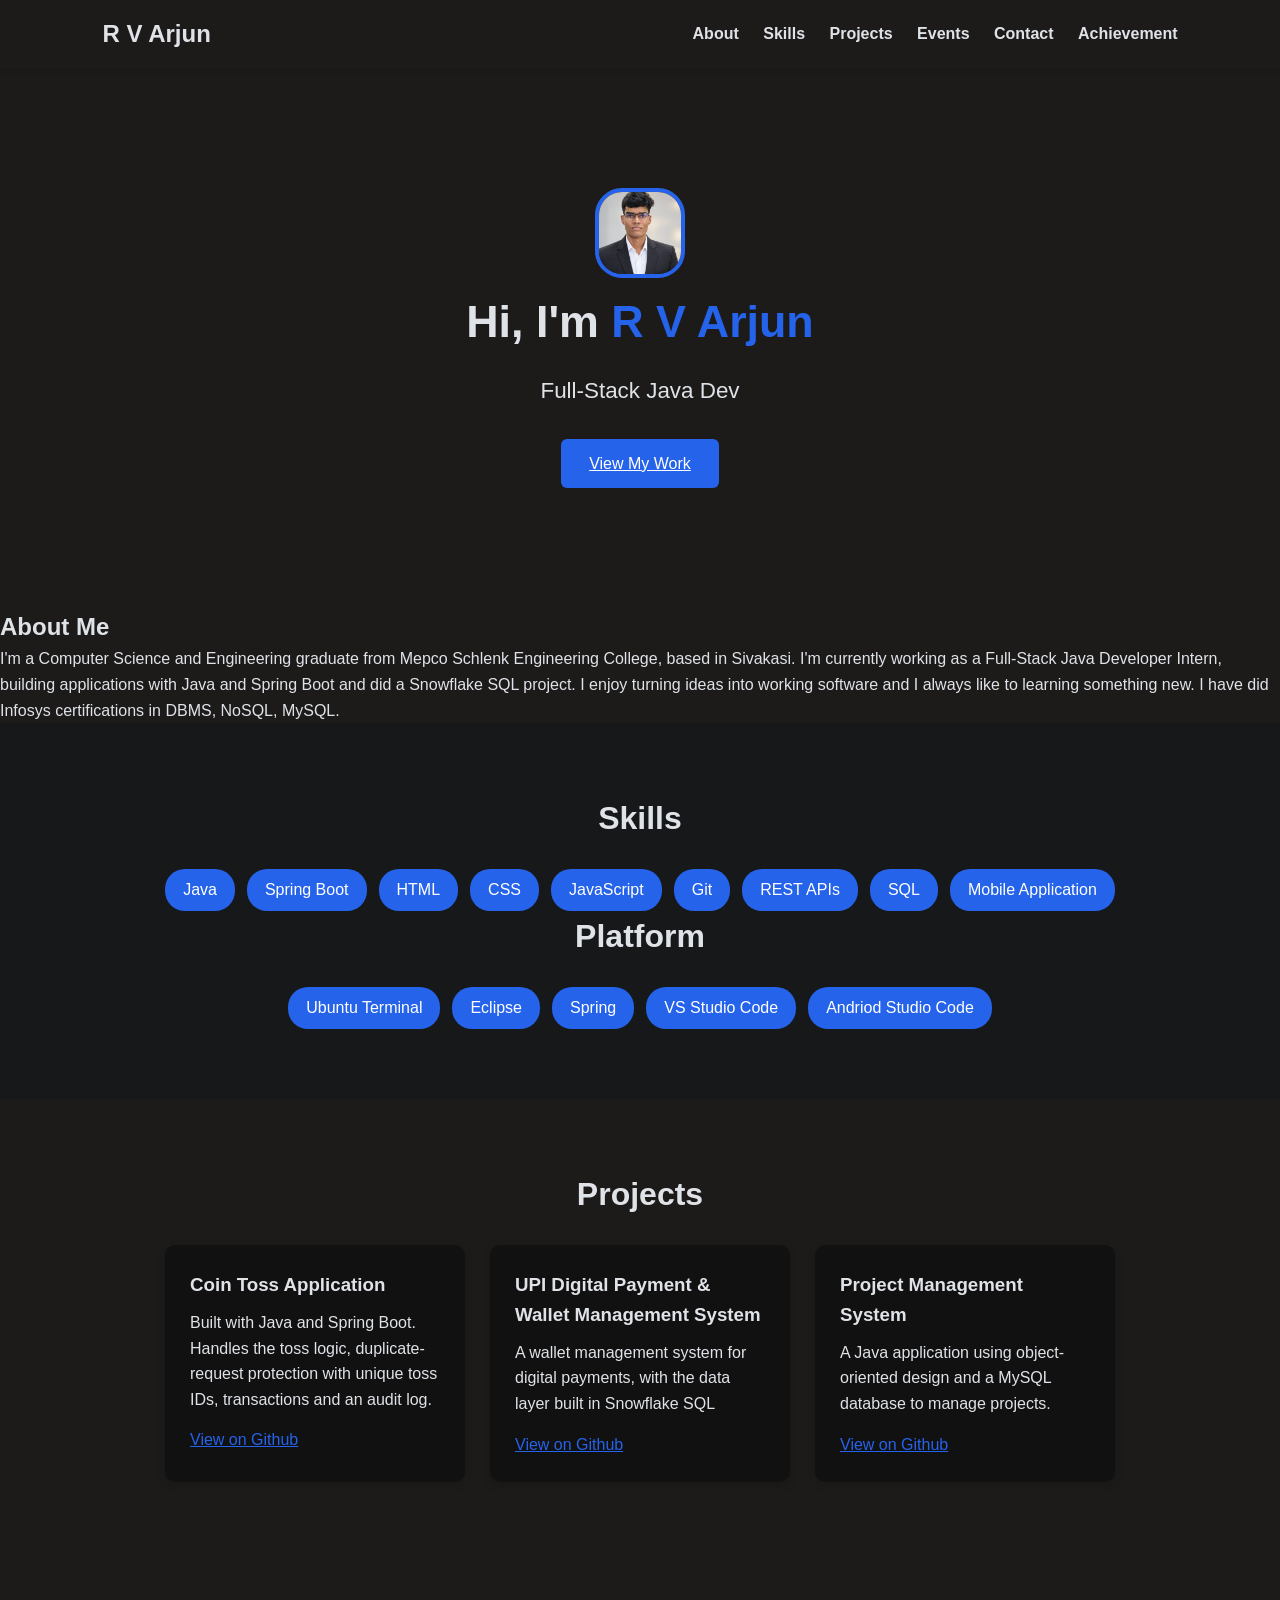
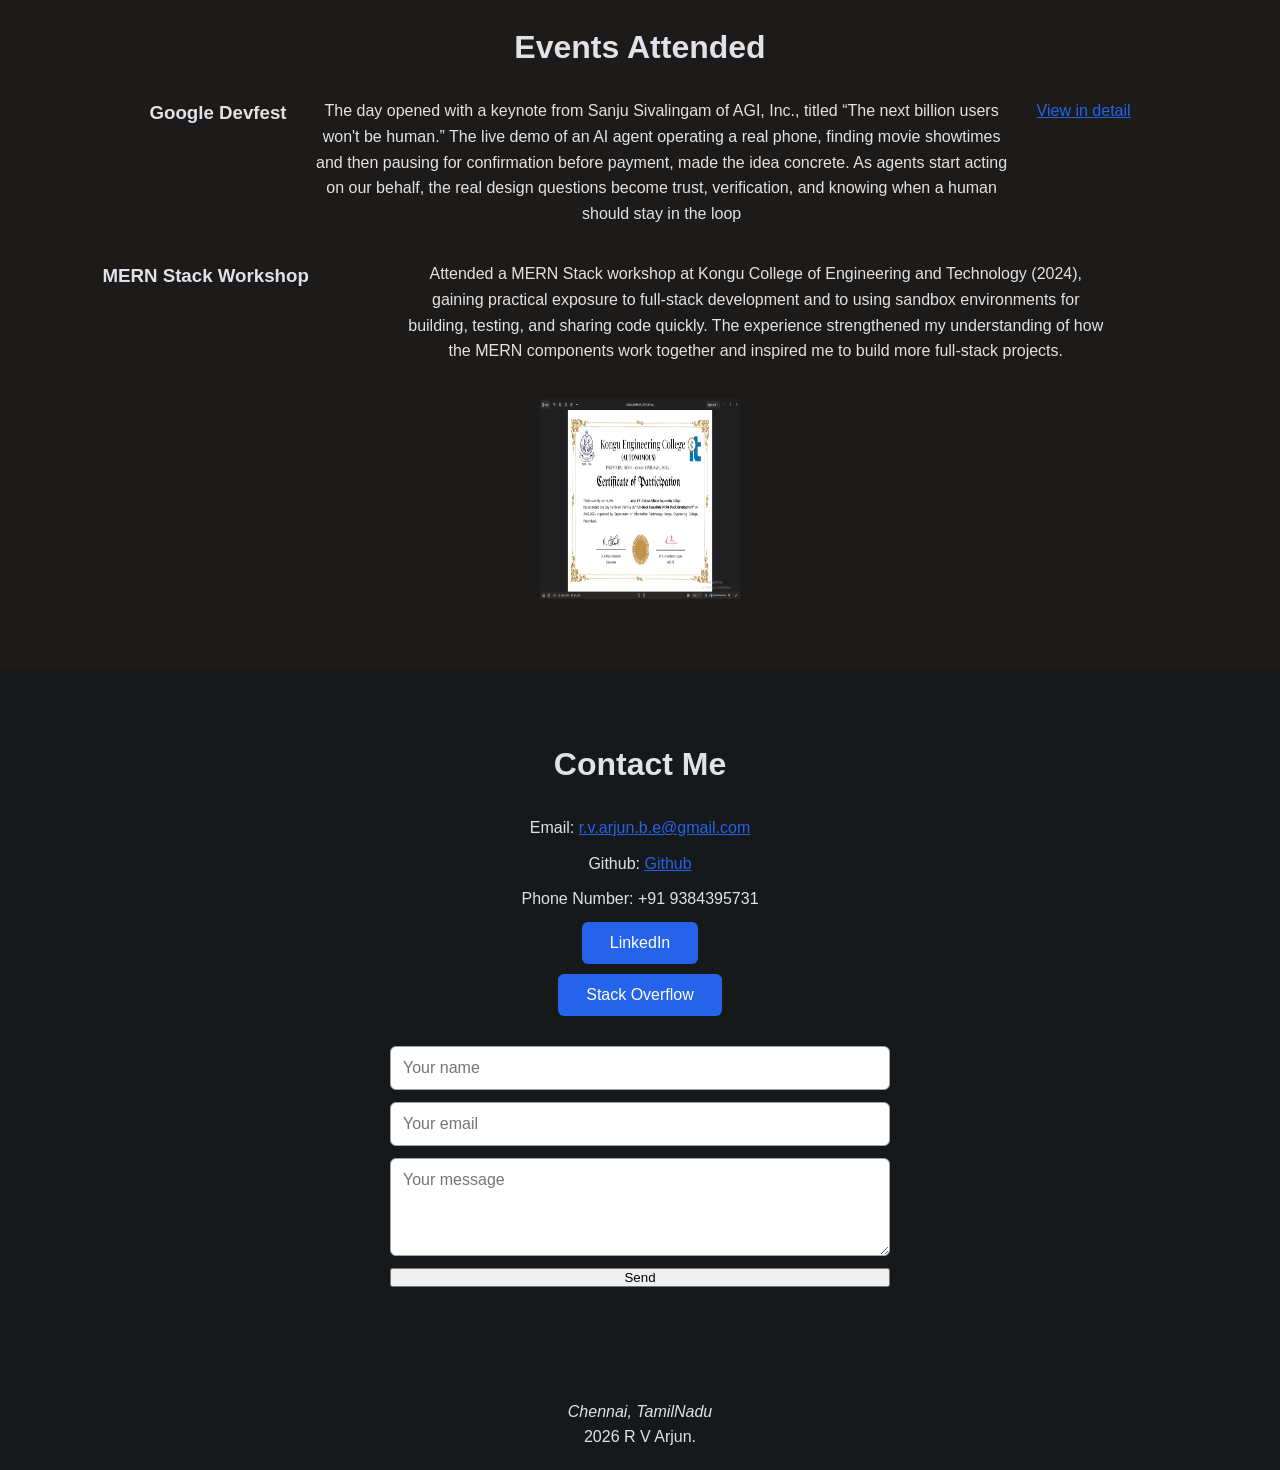
<file: index.html>
<!DOCTYPE html>
<html lang = "en">
    <head>
    <meta charset = "UTF-8">
    <meta name = "viewport" content = "width=device-width, initial-scale=1.0">
    <title>R V Arjun</title>
    <link rel = "stylesheet" href = "style.css">
</head>
<body>
    <!--Navigation Bar-->
    <header class = "navbar">
        <h2 class = "logo">R V Arjun</h2>
        <nav>
            <a href = "#about">About</a>
            <a href = "#skills">Skills</a>
            <a href = "#projects">Projects</a>
            <a href = "#events">Events</a>
            <a href = "#contact">Contact</a>
            <a href = "about.html">Achievement</a>
        </nav>
    </header>

    <!-- HERO SECTION -->
     <section class = "hero">
        <img src = "WhatsApp Image 2026-09-21 at 19.33.44.jpeg" alt="Photo of R V Arjun" class = "profile-photo">
        <h1>Hi, I'm<span class = "highlight"> R V Arjun</span></h1>
        <p id = "typing-text" class = "subtitle">Software Developer </p>
        <a href = "#projects" class = "btn">View My Work</a>
     </section>

     <!--ABOUT-->
     <section id = "about" class = "about">
        <h2>About Me</h2>
        <p>I'm a Computer Science and Engineering graduate from Mepco Schlenk
      Engineering College, based in Sivakasi. I'm currently working as a
      Full-Stack Java Developer Intern, building applications with Java
      and Spring Boot and did a Snowflake SQL project. I enjoy turning ideas into working software and
      I always like to learning something new. I have did Infosys certifications in DBMS, NoSQL, MySQL. 
        </p>
     </section>

     <!--skills-->
     <section id = "skills" class = "section alt">
        <h2>Skills</h2>
        <div class = "skills">
            <span class = "skill">Java</span>
            <span class = "skill">Spring Boot</span>
            <span class = "skill">HTML</span>
            <span class = "skill">CSS</span>
            <span class = "skill">JavaScript</span>
            <span class = "skill">Git</span>    
            <span class = "skill">REST APIs</span>
            <span class = "skill">SQL</span>
            <span class = "skill">Mobile Application</span>
        </div>
        <h2>Platform</h2>
        <div class = "platforms">
            <span class = "platform">Ubuntu Terminal</span>
            <span class = "platform">Eclipse</span>
            <span class = "platform">Spring</span>
            <span class = "platform">VS Studio Code</span>
            <span class = "platform">Andriod Studio Code</span>
        </div>
     </section>

     <!--PROJECTS -->
     <section id = "projects" class = "section">
        <h2>Projects</h2>
        <div class = "cards">

            <div class = "card">
                <h3>Coin Toss Application</h3>
                <p>Built with Java and Spring Boot. Handles the toss logic, duplicate-request protection with unique toss IDs, transactions and an audit log.</p>
                <a href = "https://github.com/Arjun-mepcocse/Coin-Toss-App" target = "_blank"> View on Github</a>
            </div>

            <div class = "card">
                <h3>UPI Digital Payment & Wallet Management System</h3>
                <p>A wallet management system for digital payments, with the data layer built in Snowflake SQL</p>
                <a href = "https://github.com/Arjun-mepcocse/UPI-Based-Digital-Payment-and-Wallet-Management-System" target = "_blank"> View on Github</a>
            </div>

            <div class = "card">
                <h3>Project Management System</h3>
                <p>A Java application using object-oriented design and a MySQL database to manage projects.</p>
                <a href = "https://github.com/Arjun-mepcocse/ProjectManagementSystem.java" target = "_blank"> View on Github</a>
            </div>
        </div>
     </section>

     <!--EVENTS -->
     <section id = "events" class = "section">
        <h2>Events Attended</h2>
        <div class = "cards">
            <div class = "cards">
                <div class = "cards">
                    <h3>Google Devfest</h3>
                    <p>The day opened with a keynote from Sanju Sivalingam of AGI, Inc., titled “The next billion users won't be human.” The live demo of an AI agent operating a real phone, finding movie showtimes and then pausing for confirmation before payment, made the idea concrete. As agents start acting on our behalf, the real design questions become trust, verification, and knowing when a human should stay in the loop</p>
                    <a href = "https://www.linkedin.com/feed/update/urn:li:activity:7517276956384509952/" target = "_blank">View in detail</a>
                </div>
                <div class = "cards">
                    <h3>MERN Stack Workshop</h3>
                    <p>Attended a MERN Stack workshop at Kongu College of Engineering and Technology (2024), gaining practical exposure to full-stack development and to using sandbox environments for building, testing, and sharing code quickly. The experience strengthened my understanding of how the MERN components work together and inspired me to build more full-stack projects.</p>
                    <img src="Screenshot 2026-10-22 195934.png" alt = " " width="200" height="200">
                </div>
            </div>
        </div>
     </section>

        <!--CONTACT-->
        <section id = "contact" class = "section alt">
            <h2>Contact Me</h2>
            <p>Email: <a href = "mailto:r.v.arjun.b.e@gmail.com">r.v.arjun.b.e@gmail.com</a></p>
            <p>Github: <a href = "https://github.com/Arjun-mepcocse" target = "_blank">Github</a></p>
            <p>Phone Number: +91 9384395731</p>
            <button id="my-btn" class="btn">LinkedIn</button>
            <p id = "message"></p>
            <button id = "you-btn" class="btn">Stack Overflow</button>
            <p id = "message"></p>

            <form id = "contact-form">
                <input type = "text" name = "name" placeholder = "Your name">
                <input type = "email" name = "email" placeholder = "Your email">
                <textarea name = "message" rows = "4" placeholder = "Your message"></textarea>
                <button type = "submit">Send</button>
                <p id = "form-response"></p>
            </form>
        </section>

        <footer>
            <address>Chennai, TamilNadu</address>
            <p><span id = "year"></span> R V Arjun.</p>
        </footer>

        <script src = "script.js"></script>
</body>
</html>
</file>
<file: style.css>
/*------ Colors (change these to restyle everything) ------ */
:root {
    --bg: #1d1a1a;
    --bg-alt: #17181a;
    --text: #dfe3e8;
    --primary: #2563eb;
    --card: #121111;
}

/*---- Basics ------*/
* {
    margin: 0;
    padding: 0;
    box-sizing: border-box;
}

html {
    scroll-behavior: smooth;
}

body {
    font-family: Arial, Helvetica, sans-serif;
    background: var(--bg);
    color: var(--text);
    line-height:1.6;
}

a {
    color: var(--primary);
}

/*-------- Navbar ---------*/
.navbar {
    position: sticky;
    top: 0;
    display: flex;
    justify-content: space-between;
    align-items: center;
    padding: 15px 8%;
    background: var(--bg);
    box-shadow: 0 2px 6px rgba(0, 0, 0, 0.1);
}

.navbar nav a {
    margin-left: 20px;
    text-decoration: none;
    color: var(--text);
    font-weight: bold;
}

.navbar nav a:hover {
    color: var(--primary);
}

#theme-toggle {
    margin-left: 20px;
    background: none;
    border: none;
    font-size: 1.3rem;
    cursor: pointer;
}

/* ------- Hero ------- */
.hero {
    text-align: center;
    padding: 120px 20px;
}

.profile-photo {
    width: 90px;
    height: 90px;
    border-radius: 30%;
    object-fit: cover;
    border: 4px solid var(--primary);
    margin: bottom 20px;
}

.hero h1 {
    font-size:2.8rem;

}

.highlight {
    color: var(--primary);
}

.subtitle {
    font-size: 1.4rem;
    margin: 15px 0 30px;
}

.btn {
    display: inline-block;
    padding: 12px 28px;
    background: var(--primary);
    color: #f3e8e8;
    border: none;
    border-radius: 6px;
    text-direction: none;
    font-size: 1rem;
    cursor: pointer;
}

.btn:hover {
    opacity: 0.85;
}

/* -------- Sections--------- */
.section {
    padding: 70px 8%;
    text-align: center;
}

.section.alt {
    background: var(--bg-alt);
}

.section h2 {
    font-size: 2rem;
    margin-bottom: 25px;
}

.section p {
    max-width: 700px;
    margin: 0 auto 10px;
}

/*---------Skills------------*/

.skills {
    display: flex;
    flex-wrap: wrap;
    justify-content: center;
    gap: 12px;
}

.skill {
    background: var(--primary);
    color: #ffffff;
    padding: 8px 18px;
    border-radius: 20px;
}

.platforms {
    display: flex;
    flex-wrap: wrap;
    justify-content: center;
    gap : 12px;
}

.platform {
    background: var(--primary);
    color: #fff;
    padding: 8px 18px;
    border-radius:20px;
}

/*----------- Project cards--------*/
.cards {
    display: flex;
    flex-wrap: wrap;
    justify-content: center;
    gap: 25px;
}

.card {
    background: var(--card);
    width: 300px;
    padding: 25px;
    border-radius: 10px;
    box-shadow: 0 4px 10px rgba(0, 0, 0, 0.12);
    text-align: left;
    translation: transform 0.2s; 
}

.card:hover {
    transform: translateY(-6px);
}

.card h3 {
    margin-bottom: 10px;
}

.card p {
    margin-bottom: 15px;
}

.btn {
    padding: 12px 28px;
    background: #2563eb;
    color: #fff;
    border: none;
    border-radius: 6px;
    font-size: 1rem;
    cursor: pointer;
    transition: opacity 0.2s;
}

/*------- Contact form -------- */

form {
    max-width: 500px;
    margin: 30px auto 0;
    display: flex;
    flex-direction: column;
    gap: 12px;
}

input, textarea {
    padding: 12px;
    border: 1px solid #9ca3af;
    border-radius: 6px;
    font-size: 1rem;
    font-family: inherit;
}

#form-status {
    font-weight: bold;
}

.my-btn {
    display: inline-block;
    padding: 12px 28px;
    background: #0a66c2; /* LinkedIn blue */
    color: #ffffff;
    border: none;
    border-radius: 6px;
    font-size: 1rem;
    text-decoration: none;
    cursor: pointer;
    transition: background 0.2s;
}

.you-btn {
    display: inline-block;
    padding: 12px 28px;
    background: #c26f0a; /* Stack Overflow */
    color: #ffffff;
    border: none;
    border-radius: 6px;
    font-size: 1rem;
    text-decoration: none;
    cursor: pointer;
    transition: background 0.2s;
}

.btn:hover {
    background: #004182;
}

.btn:active {
   transform: scale(0.96);  /*small "press" effect */
}

/* ----------Footer ---------*/
footer {
    text-align:center;
    padding: 20px;
    background: var(--bg-alt);
}

/*--------Mobile screens using media query -------------*/
@media (max-width: 600px) {
    .navbar {
        flex-direction: column;
        gap: 10px;
    }
    .hero h1 {
        font-size: 2rem;
    }
}
</file>
